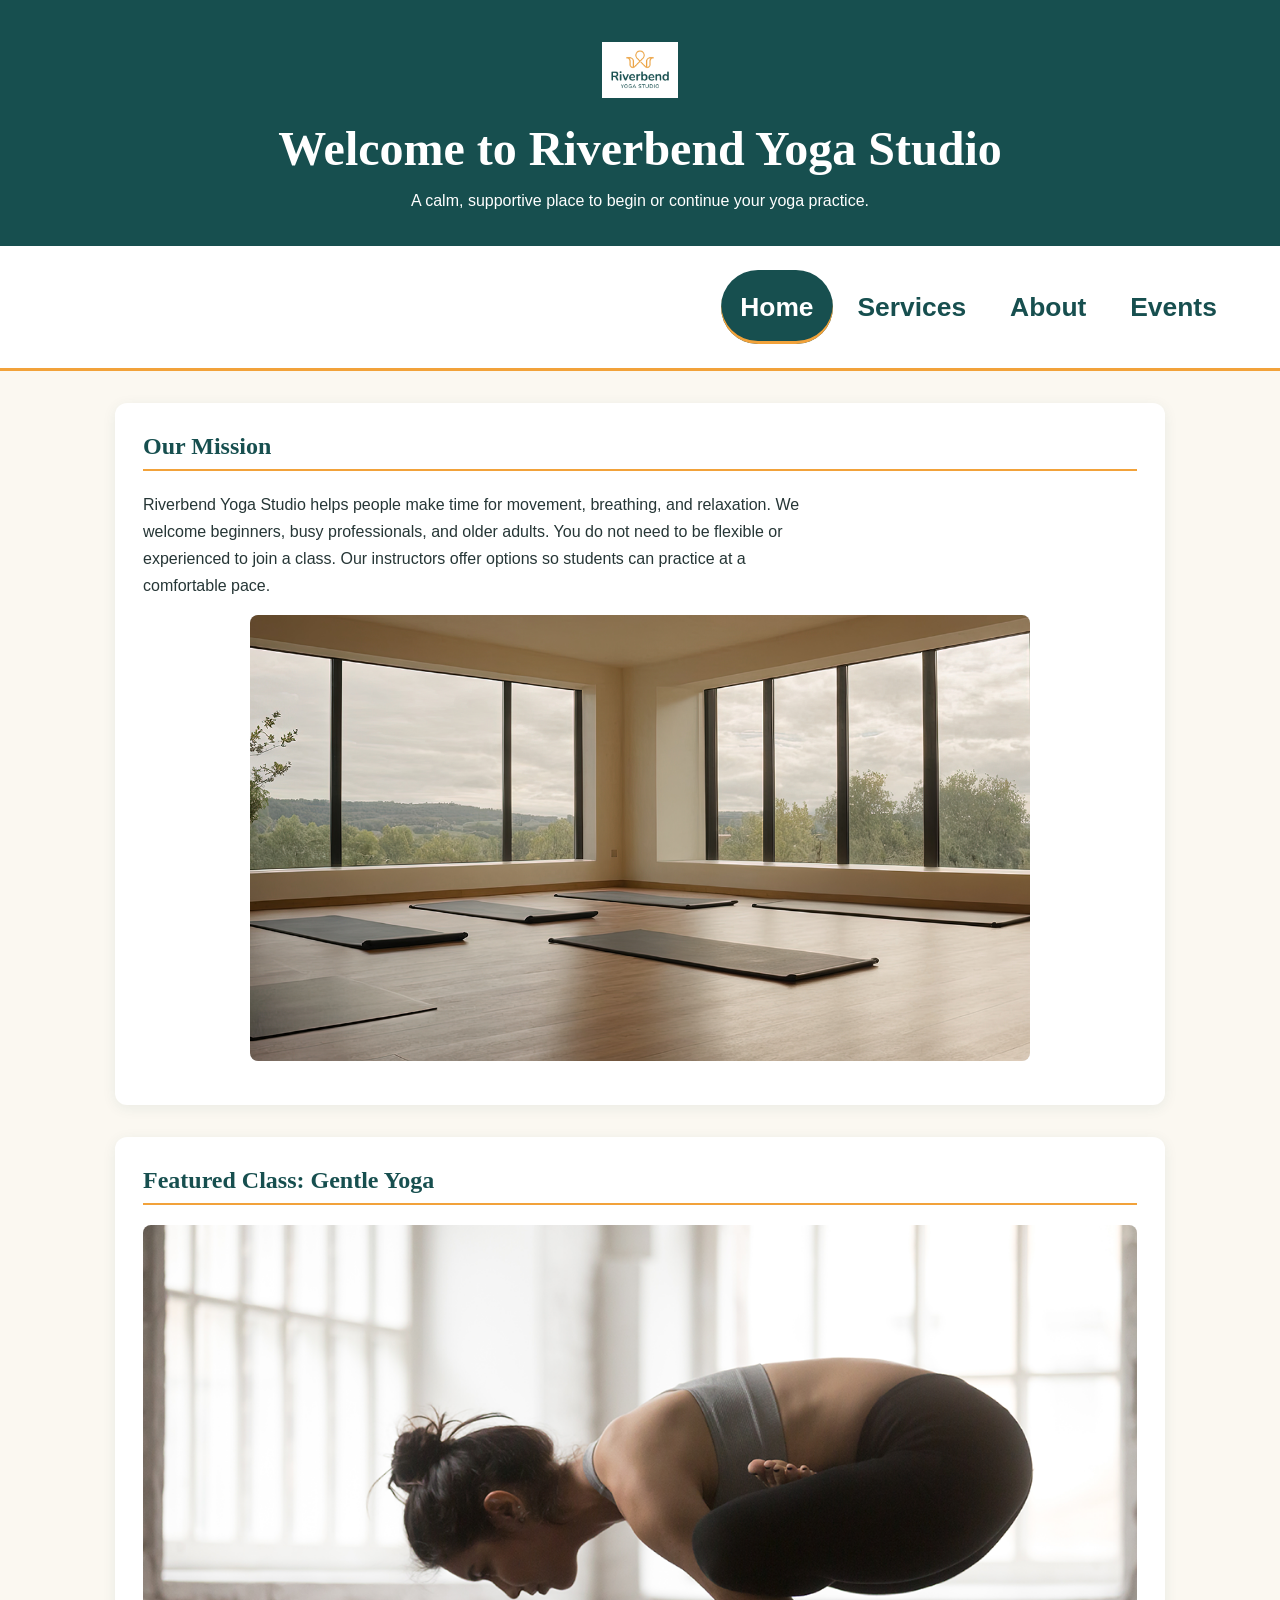
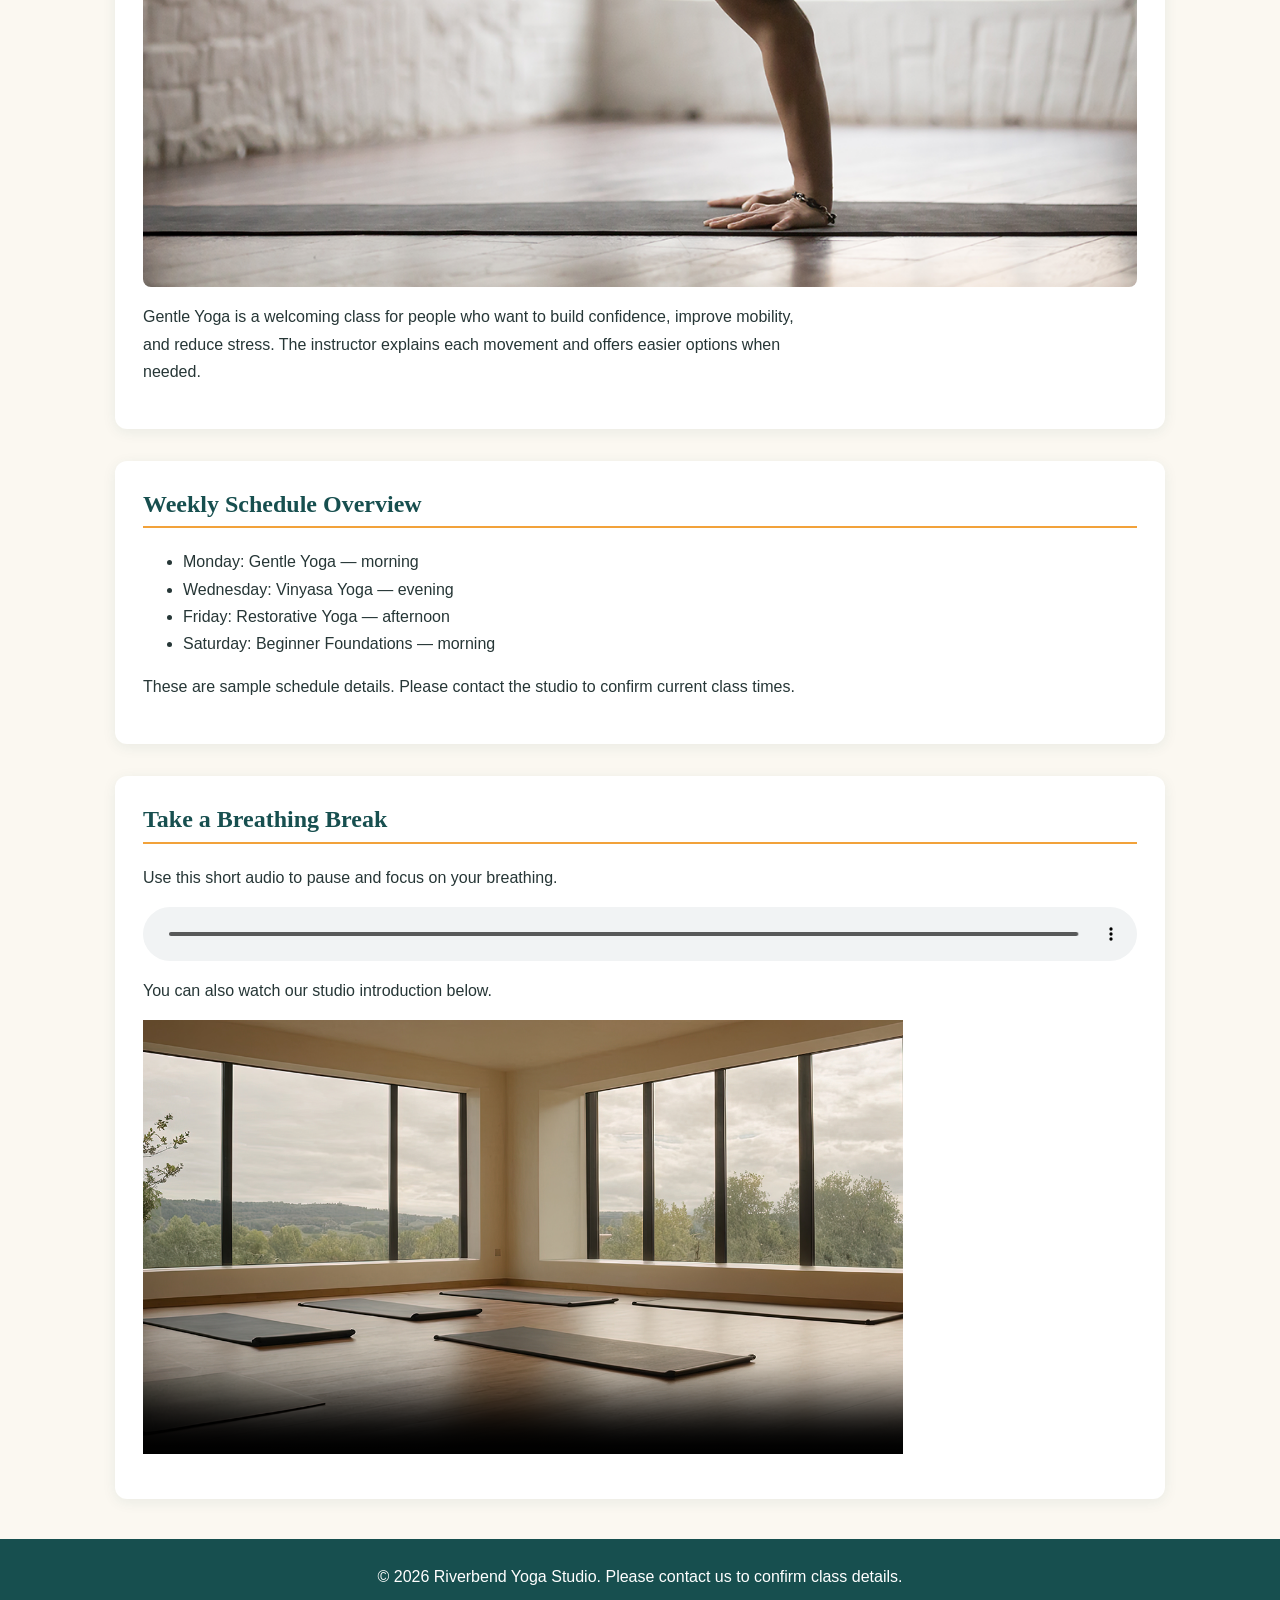
<file: index.html>
<!DOCTYPE html>
<html lang="en">
<head>
    <meta charset="UTF-8">
    <meta name="viewport" content="width=device-width, initial-scale=1.0">
    <title>Riverbend Yoga Studio | Home</title>
    <link rel="stylesheet" href="styles.css">
</head>
<body>
    <header>
        <img class="studio-logo" src="images/yoga-logo_c.png" alt="Riverbend Yoga Studio logo">
        <h1>Welcome to Riverbend Yoga Studio</h1>
        <p>A calm, supportive place to begin or continue your yoga practice.</p>
    </header>

    <nav aria-label="Main navigation">
        <ul>
            <li><a href="index.html" aria-current="page">Home</a></li>
            <li><a href="services.html">Services</a></li>
            <li><a href="about.html">About</a></li>
            <li><a href="events.html">Events</a></li>
        </ul>
    </nav>

    <main>
        <section>
            <h2>Our Mission</h2>
            <p>Riverbend Yoga Studio helps people make time for movement, breathing, and relaxation. We welcome beginners, busy professionals, and older adults. You do not need to be flexible or experienced to join a class. Our instructors offer options so students can practice at a comfortable pace.</p>
            <img src="images/yoga-studio_c.png" alt="A quiet yoga studio with mats arranged near large windows">
        </section>

        <section>
            <h2>Featured Class: Gentle Yoga</h2>
            <picture>
                <source media="(max-width: 600px)" srcset="images/yoga-feature-small_c.png">
                <source media="(min-width: 601px)" srcset="images/yoga-feature-large_c.png">
                <img src="images/yoga-feature-large_c.png" alt="A yoga student balancing carefully on her hands on a mat">
            </picture>
            <p>Gentle Yoga is a welcoming class for people who want to build confidence, improve mobility, and reduce stress. The instructor explains each movement and offers easier options when needed.</p>
        </section>

        <section>
            <h2>Weekly Schedule Overview</h2>
            <ul>
                <li>Monday: Gentle Yoga — morning</li>
                <li>Wednesday: Vinyasa Yoga — evening</li>
                <li>Friday: Restorative Yoga — afternoon</li>
                <li>Saturday: Beginner Foundations — morning</li>
            </ul>
            <p>These are sample schedule details. Please contact the studio to confirm current class times.</p>
        </section>

        <section>
            <h2>Take a Breathing Break</h2>
            <p>Use this short audio to pause and focus on your breathing.</p>
            <audio controls>
                <source src="images/yoga-breathing_c.mp3" type="audio/mpeg">
                Your browser does not support the audio element. Please contact Riverbend Yoga Studio for an alternative breathing exercise.
            </audio>
            <p>You can also watch our studio introduction below.</p>
            <video controls width="480" poster="images/yoga-studio_c.png">
                <source src="images/yoga-intro_c.mp4" type="video/mp4">
                Your browser does not support this video. Please contact us for information about the studio.
            </video>
        </section>
    </main>

    <footer>
        <p>&copy; 2026 Riverbend Yoga Studio. Please contact us to confirm class details.</p>
    </footer>
</body>
</html>
</file>
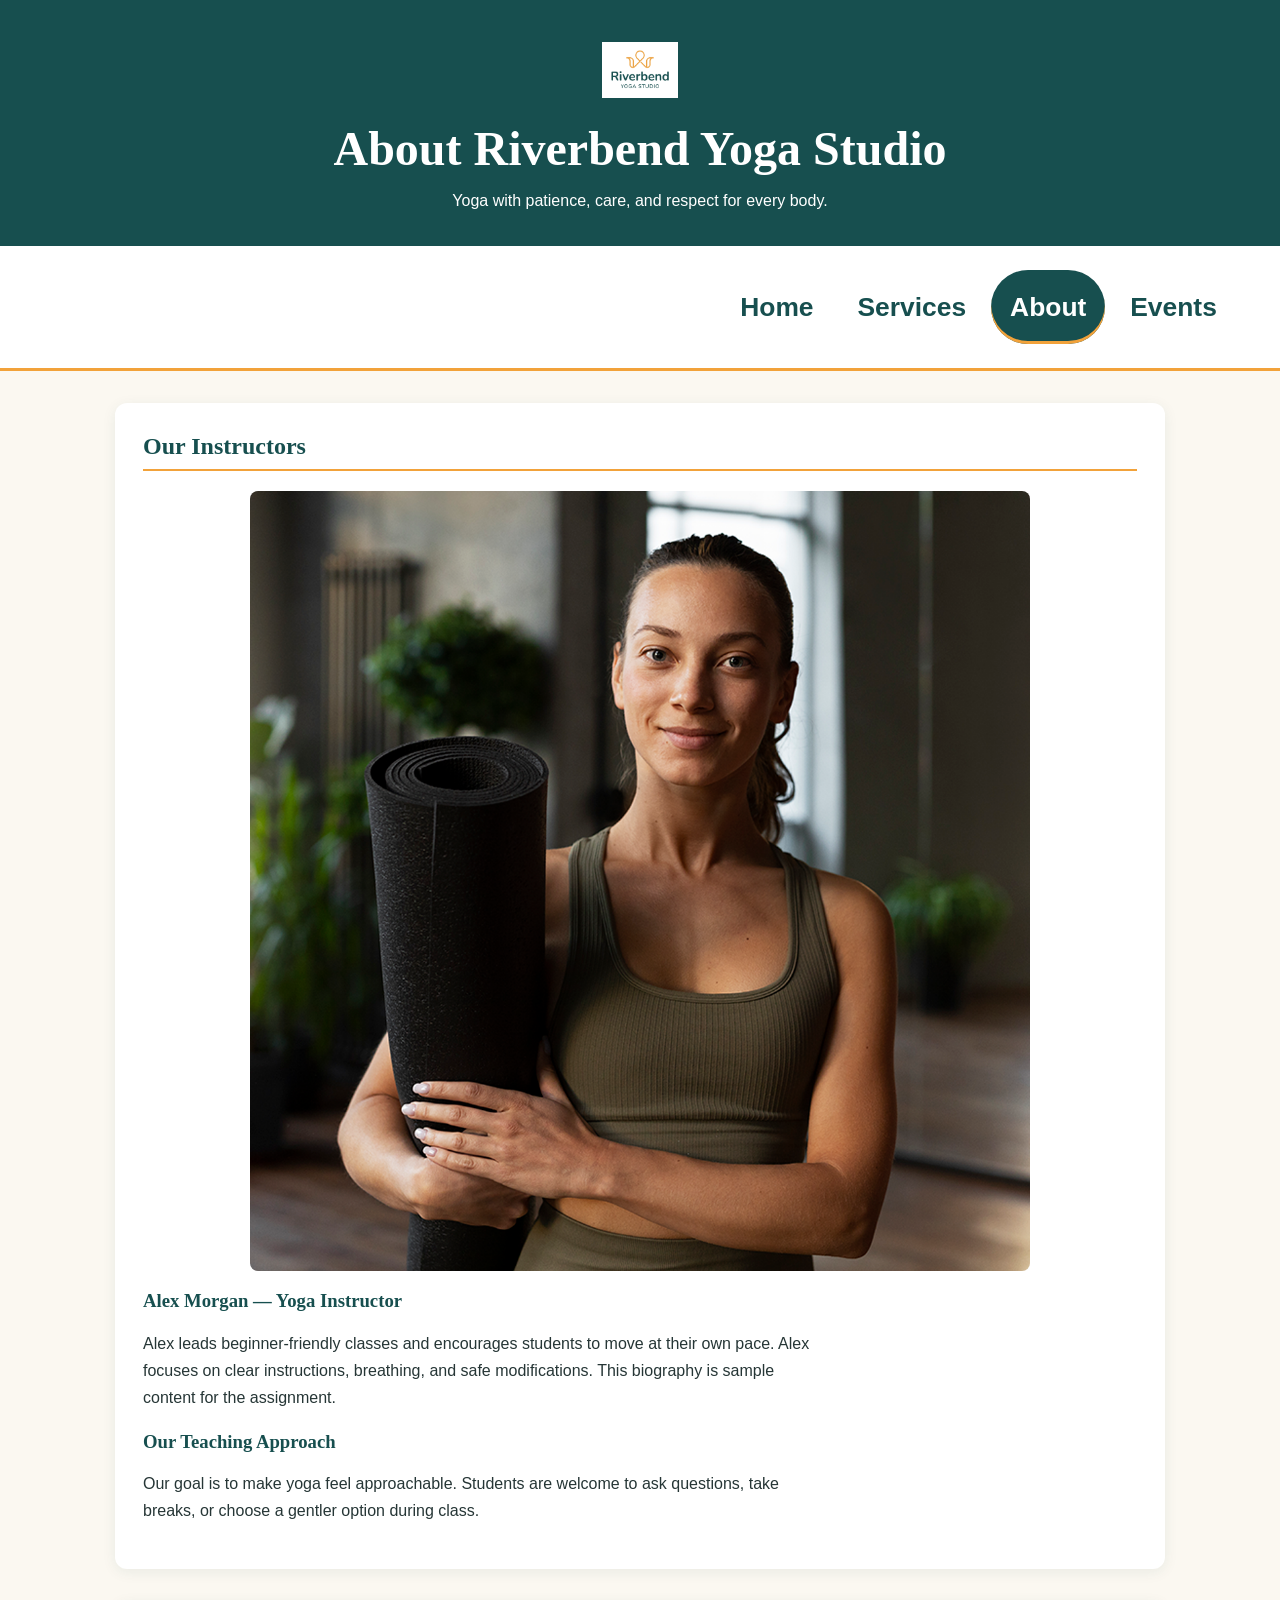
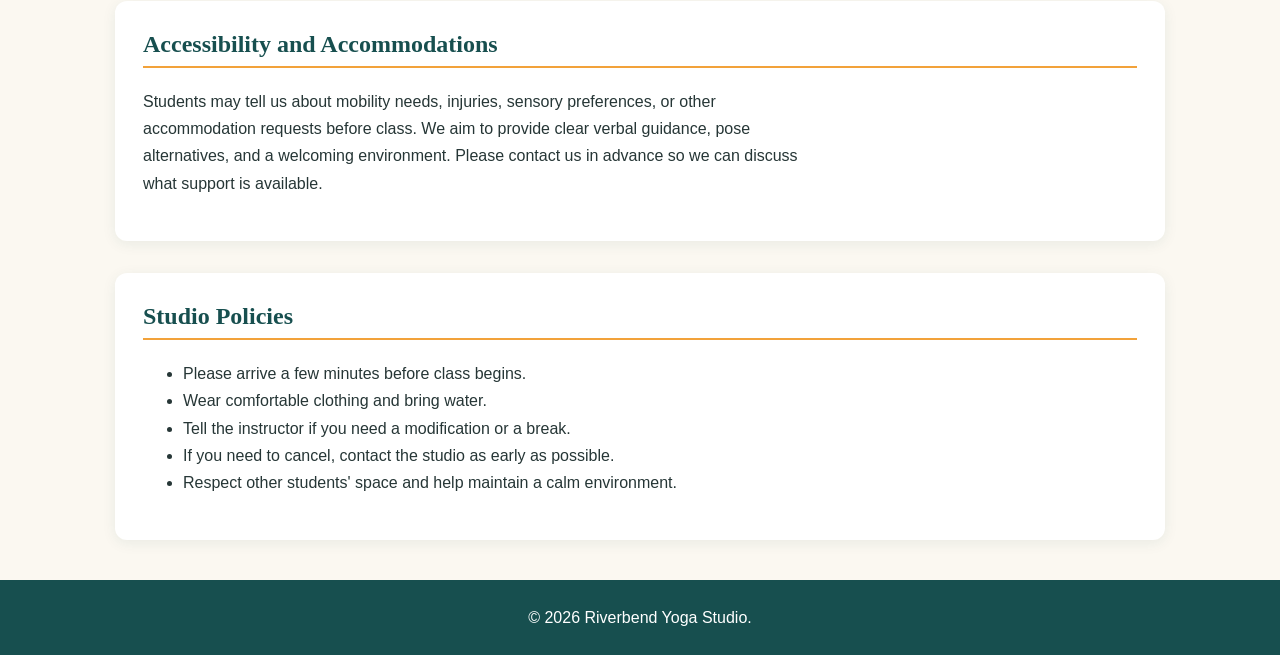
<file: about.html>
<!DOCTYPE html>
<html lang="en">
<head>
    <meta charset="UTF-8">
    <meta name="viewport" content="width=device-width, initial-scale=1.0">
    <title>Riverbend Yoga Studio | About</title>
    <link rel="stylesheet" href="styles.css">
</head>
<body>
    <header>
        <img class="studio-logo" src="images/yoga-logo_c.png" alt="Riverbend Yoga Studio logo">
        <h1>About Riverbend Yoga Studio</h1>
        <p>Yoga with patience, care, and respect for every body.</p>
    </header>

    <nav aria-label="Main navigation">
        <ul>
            <li><a href="index.html">Home</a></li>
            <li><a href="services.html">Services</a></li>
            <li><a href="about.html" aria-current="page">About</a></li>
            <li><a href="events.html">Events</a></li>
        </ul>
    </nav>

    <main>
        <section>
            <h2>Our Instructors</h2>
            <img src="images/yoga-instructor_c.png" alt="Riverbend yoga instructor smiling while holding a rolled yoga mat">
            <h3>Alex Morgan — Yoga Instructor</h3>
            <p>Alex leads beginner-friendly classes and encourages students to move at their own pace. Alex focuses on clear instructions, breathing, and safe modifications. This biography is sample content for the assignment.</p>
            <h3>Our Teaching Approach</h3>
            <p>Our goal is to make yoga feel approachable. Students are welcome to ask questions, take breaks, or choose a gentler option during class.</p>
        </section>

        <section>
            <h2>Accessibility and Accommodations</h2>
            <p>Students may tell us about mobility needs, injuries, sensory preferences, or other accommodation requests before class. We aim to provide clear verbal guidance, pose alternatives, and a welcoming environment. Please contact us in advance so we can discuss what support is available.</p>
        </section>

        <section>
            <h2>Studio Policies</h2>
            <ul>
                <li>Please arrive a few minutes before class begins.</li>
                <li>Wear comfortable clothing and bring water.</li>
                <li>Tell the instructor if you need a modification or a break.</li>
                <li>If you need to cancel, contact the studio as early as possible.</li>
                <li>Respect other students' space and help maintain a calm environment.</li>
            </ul>
        </section>
    </main>

    <footer>
        <p>&copy; 2026 Riverbend Yoga Studio.</p>
    </footer>
</body>
</html>
</file>
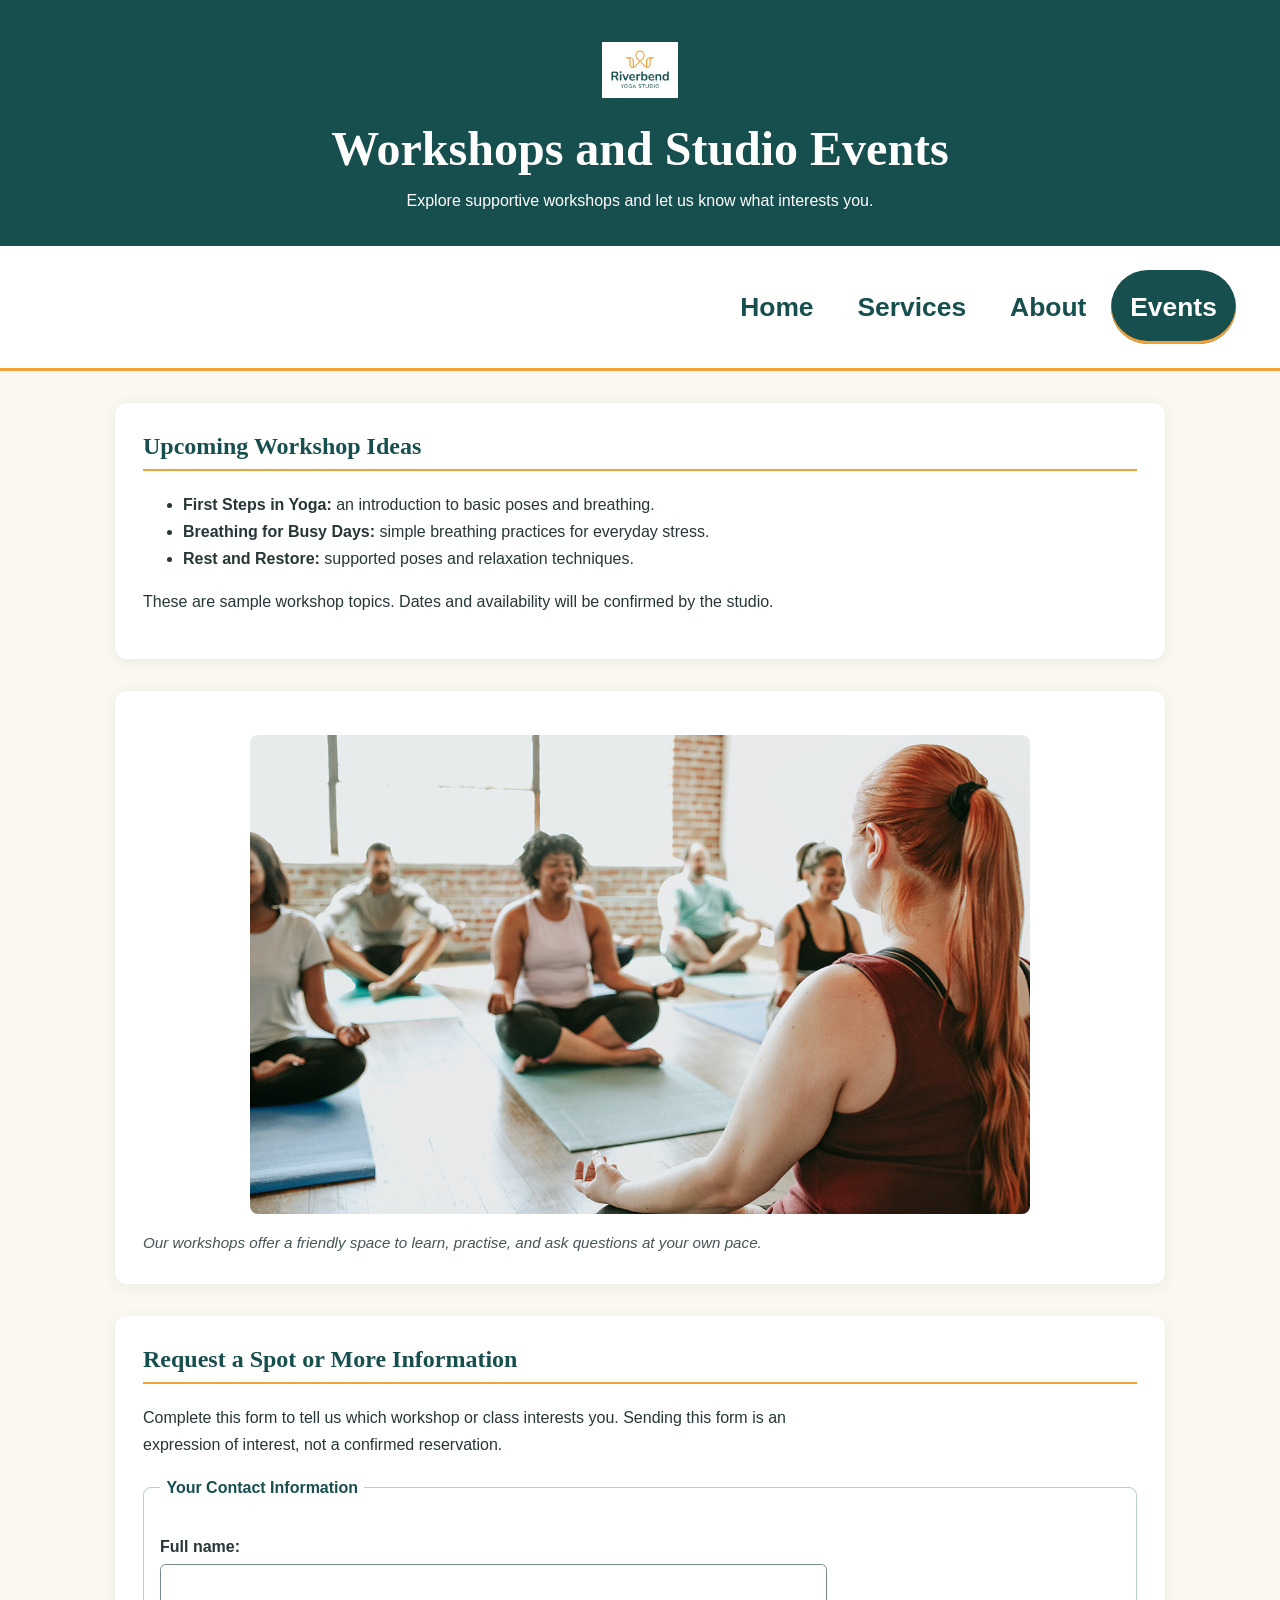
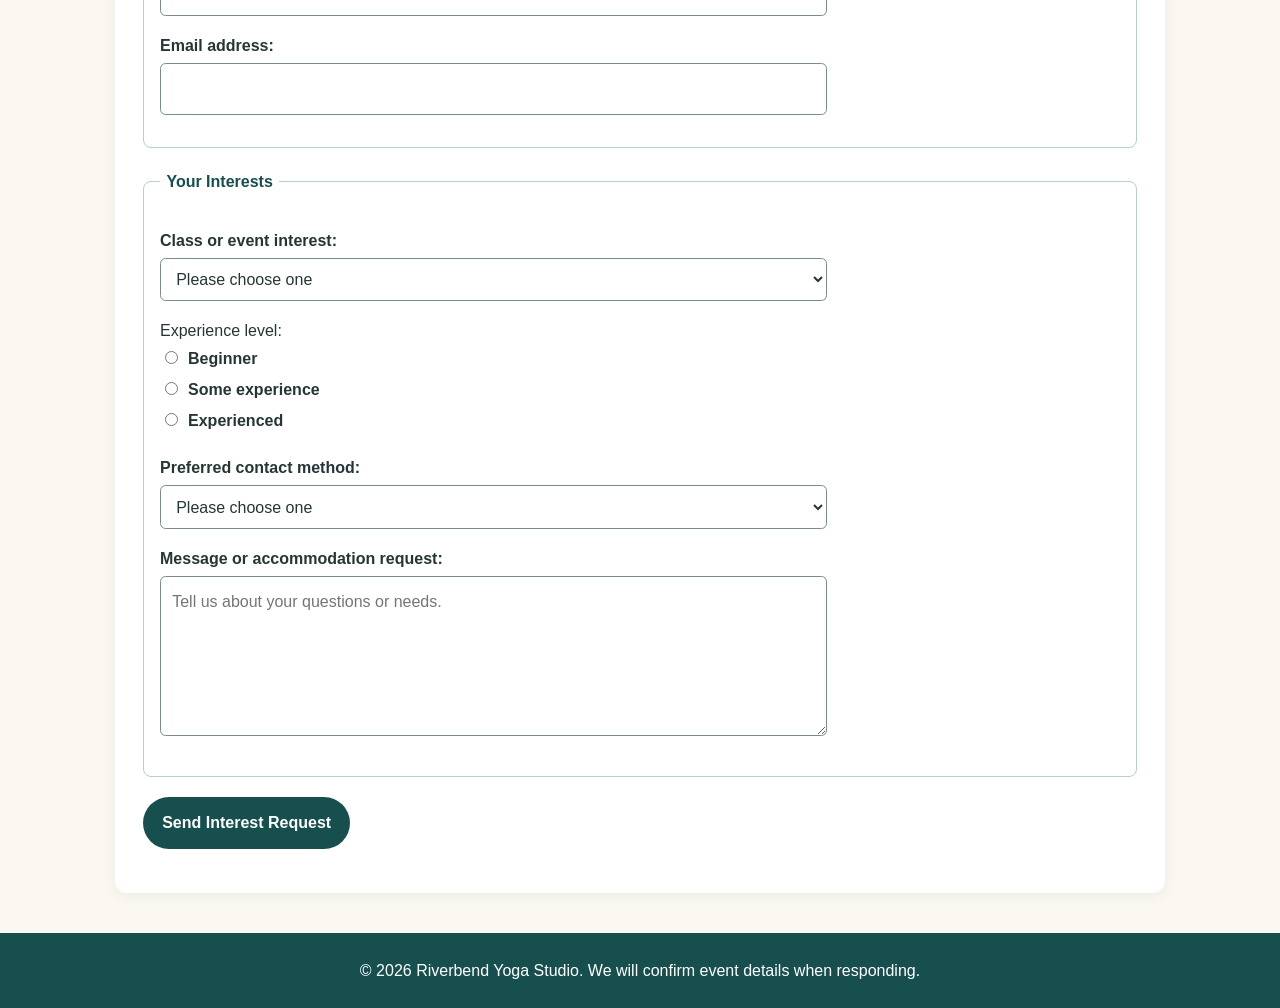
<file: events.html>
<!DOCTYPE html>
<html lang="en">
<head>
    <meta charset="UTF-8">
    <meta name="viewport" content="width=device-width, initial-scale=1.0">
    <title>Riverbend Yoga Studio | Events</title>
    <link rel="stylesheet" href="styles.css">
    <script src="events.js" defer></script>
</head>
<body>
    <header>
        <img class="studio-logo" src="images/yoga-logo_c.png"
             alt="Riverbend Yoga Studio logo">
        <h1>Workshops and Studio Events</h1>
        <p>Explore supportive workshops and let us know what interests you.</p>
    </header>

    <nav aria-label="Main navigation">
        <ul>
            <li><a href="index.html">Home</a></li>
            <li><a href="services.html">Services</a></li>
            <li><a href="about.html">About</a></li>
            <li><a href="events.html" aria-current="page">Events</a></li>
        </ul>
    </nav>

    <main>
        <section>
            <h2>Upcoming Workshop Ideas</h2>
            <ul>
                <li><strong>First Steps in Yoga:</strong> an introduction to basic poses and breathing.</li>
                <li><strong>Breathing for Busy Days:</strong> simple breathing practices for everyday stress.</li>
                <li><strong>Rest and Restore:</strong> supported poses and relaxation techniques.</li>
            </ul>
            <p>These are sample workshop topics. Dates and availability will be confirmed by the studio.</p>
        </section>

        <figure>
            <img src="images/yoga-workshop_c.png"
                 alt="A yoga instructor guiding a small group of students during a workshop">
            <figcaption>
                Our workshops offer a friendly space to learn, practise, and ask questions at your own pace.
            </figcaption>
        </figure>

        <section>
            <h2>Request a Spot or More Information</h2>
            <p>
                Complete this form to tell us which workshop or class interests you.
                Sending this form is an expression of interest, not a confirmed reservation.
            </p>

            <form id="interestForm" action="#" method="get" novalidate>
                <fieldset>
                    <legend>Your Contact Information</legend>

                    <p>
                        <label for="name">Full name:</label><br>
                        <input type="text" id="name" name="name"
                               autocomplete="name" required>
                        <small class="error" id="nameError"></small>
                    </p>

                    <p>
                        <label for="email">Email address:</label><br>
                        <input type="email" id="email" name="email"
                               autocomplete="email" required>
                        <small class="error" id="emailError"></small>
                    </p>
                </fieldset>

                <fieldset>
                    <legend>Your Interests</legend>

                    <p>
                        <label for="interest">Class or event interest:</label><br>
                        <select id="interest" name="interest" required>
                            <option value="">Please choose one</option>
                            <option value="gentle-yoga">Gentle Yoga</option>
                            <option value="vinyasa-yoga">Vinyasa Yoga</option>
                            <option value="restorative-yoga">Restorative Yoga</option>
                            <option value="first-steps-workshop">First Steps in Yoga workshop</option>
                            <option value="breathing-workshop">Breathing for Busy Days workshop</option>
                            <option value="rest-and-restore">Rest and Restore workshop</option>
                            <option value="private-session">Private session</option>
                        </select>
                        <small class="error" id="interestError"></small>
                    </p>

                    <p>
                        <span>Experience level:</span><br>

                        <input type="radio" id="beginner" name="experience"
                               value="beginner" required>
                        <label for="beginner">Beginner</label><br>

                        <input type="radio" id="some-experience" name="experience"
                               value="some-experience">
                        <label for="some-experience">Some experience</label><br>

                        <input type="radio" id="experienced" name="experience"
                               value="experienced">
                        <label for="experienced">Experienced</label>
                        <small class="error" id="experienceError"></small>
                    </p>

                    <p>
                        <label for="contact-method">Preferred contact method:</label><br>
                        <select id="contact-method" name="contact-method" required>
                            <option value="">Please choose one</option>
                            <option value="email">Email</option>
                            <option value="phone">Phone</option>
                        </select>
                        <small class="error" id="contactError"></small>
                    </p>

                    <p>
                        <label for="message">Message or accommodation request:</label><br>
                        <textarea id="message" name="message" rows="5"
                                  maxlength="1000"
                                  placeholder="Tell us about your questions or needs."></textarea>
                    </p>
                </fieldset>

                <p>
                    <button type="submit">Send Interest Request</button>
                </p>

                <p id="formMessage" role="status" aria-live="polite"></p>
            </form>
        </section>
    </main>

    <footer>
        <p>&copy; 2026 Riverbend Yoga Studio. We will confirm event details when responding.</p>
    </footer>
</body>
</html>
</file>
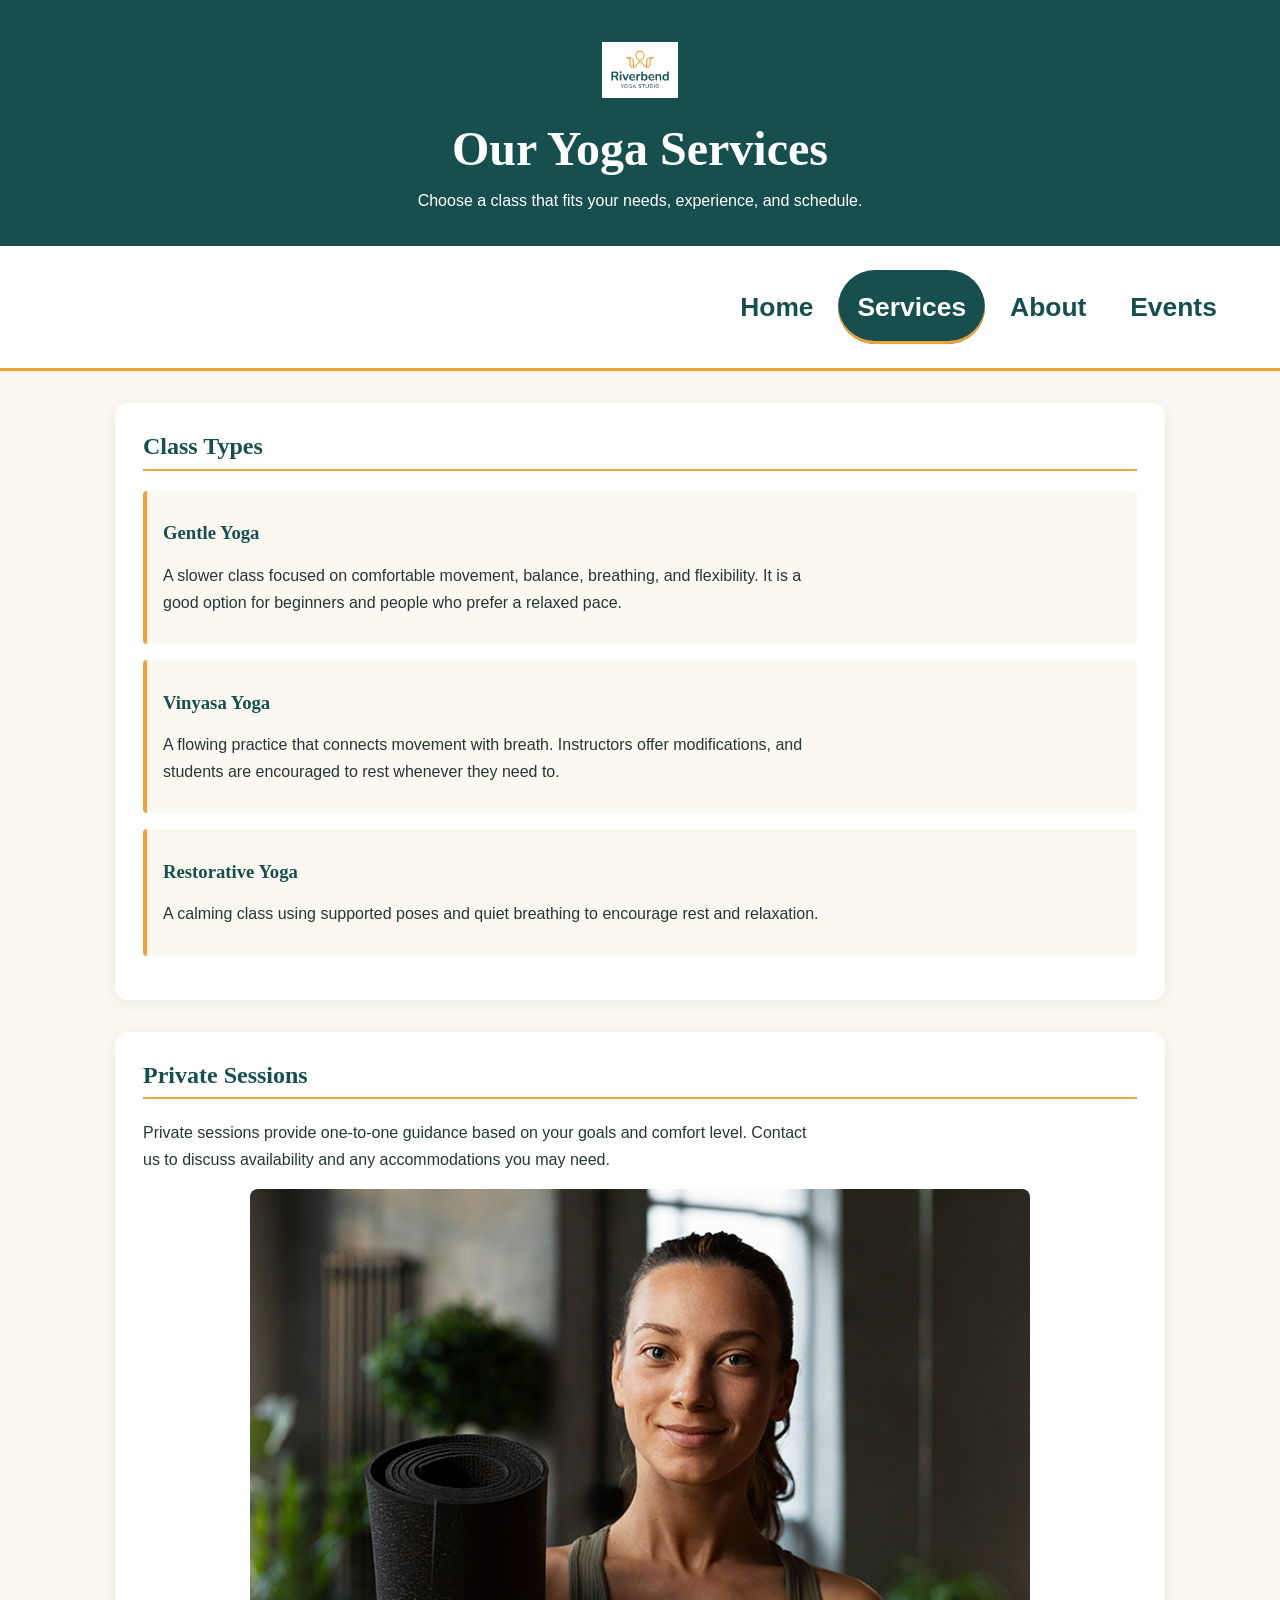
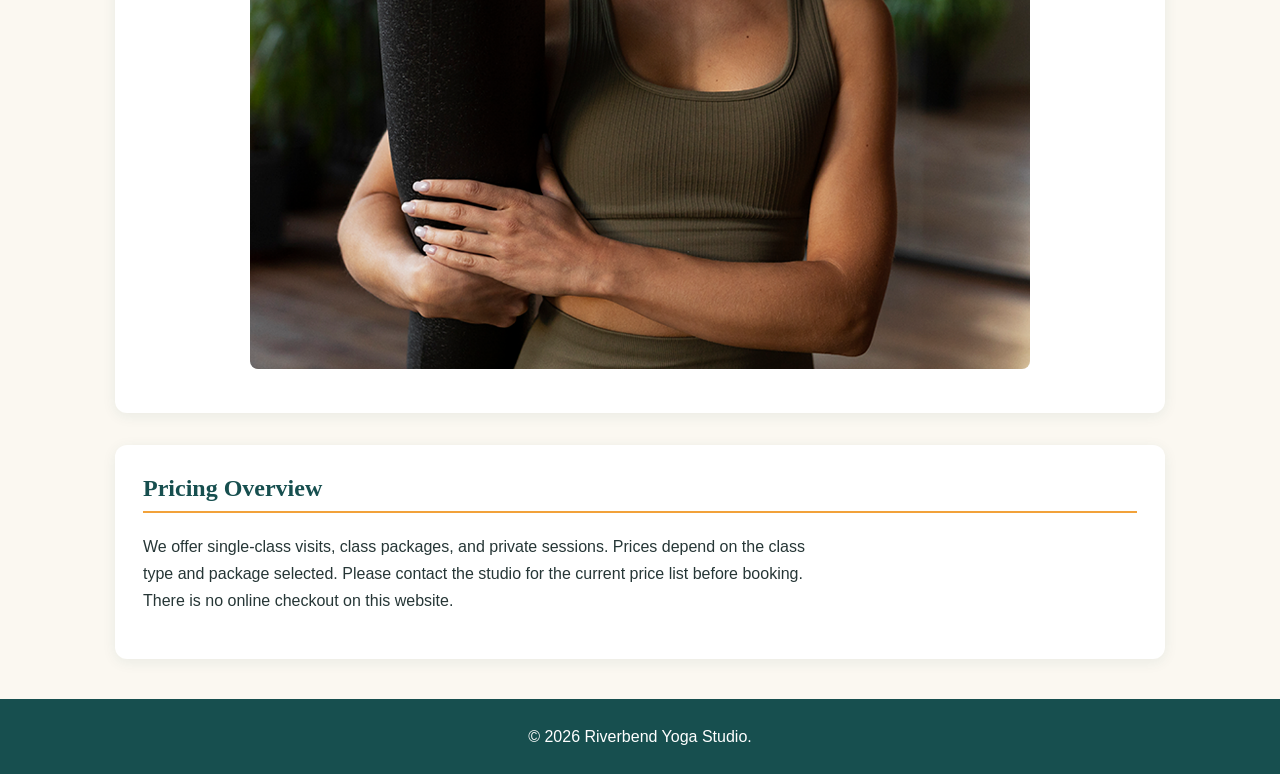
<file: services.html>
<!DOCTYPE html>
<html lang="en">
<head>
    <meta charset="UTF-8">
    <meta name="viewport" content="width=device-width, initial-scale=1.0">
    <title>Riverbend Yoga Studio | Services</title>
    <link rel="stylesheet" href="styles.css">
</head>
<body>
    <header>
         <img class="studio-logo" src="images/yoga-logo_c.png" alt="Riverbend Yoga Studio logo">
        <h1>Our Yoga Services</h1>
        <p>Choose a class that fits your needs, experience, and schedule.</p>
    </header>

    <nav aria-label="Main navigation">
        <ul>
            <li><a href="index.html">Home</a></li>
            <li><a href="services.html" aria-current="page">Services</a></li>
            <li><a href="about.html">About</a></li>
            <li><a href="events.html">Events</a></li>
        </ul>
    </nav>

    <main>
        <section>
            <h2>Class Types</h2>
            <article>
                <h3>Gentle Yoga</h3>
                <p>A slower class focused on comfortable movement, balance, breathing, and flexibility. It is a good option for beginners and people who prefer a relaxed pace.</p>
            </article>
            <article>
                <h3>Vinyasa Yoga</h3>
                <p>A flowing practice that connects movement with breath. Instructors offer modifications, and students are encouraged to rest whenever they need to.</p>
            </article>
            <article>
                <h3>Restorative Yoga</h3>
                <p>A calming class using supported poses and quiet breathing to encourage rest and relaxation.</p>
            </article>
        </section>

        <section>
            <h2>Private Sessions</h2>
            <p>Private sessions provide one-to-one guidance based on your goals and comfort level. Contact us to discuss availability and any accommodations you may need.</p>
            <img src="images/yoga-instructor_c.png" alt="Yoga instructor holding a rolled yoga mat in the studio">
        </section>

        <section>
            <h2>Pricing Overview</h2>
            <p>We offer single-class visits, class packages, and private sessions. Prices depend on the class type and package selected. Please contact the studio for the current price list before booking. There is no online checkout on this website.</p>
        </section>
    </main>

    <footer>
        <p>&copy; 2026 Riverbend Yoga Studio.</p>
    </footer>
</body>
</html>
</file>
<file: styles.css>
/* Riverbend Yoga Studio — Touchstone 3 visual design
   Touchstone 2 content and page filenames are preserved. */
:root {
    --teal: #174f4f;
    --orange: #f2a23a;
    --cream: #fbf8f1;
    --ink: #263636;
    --white: #ffffff;
}

* {
    box-sizing: border-box;
}

html {
    scroll-behavior: smooth;
}

body {
    margin: 0;
    background: var(--cream);
    color: var(--ink);
    font-family: Arial, Helvetica, sans-serif;
    font-size: 1rem;
    line-height: 1.7;
}

header {
    padding: 1.5rem 1rem;
    background: var(--teal);
    color: var(--white);
    text-align: center;
}

header h1 {
    margin: 0 auto 0.4rem;
    max-width: 900px;
    font-family: Georgia, "Times New Roman", serif;
    font-size: clamp(1.8rem, 5vw, 3rem);
    line-height: 1.2;
}

header p {
    max-width: 700px;
    margin: 0.6rem auto 0;
}

header .studio-logo {
    display: block;
    width: 76px;
    height: 76px;
    object-fit: contain;
    margin: 0 auto 0.75rem;
}

nav {
    background: var(--white);
    border-bottom: 3px solid var(--orange);
}

nav ul {
    display: flex;
    flex-direction: column;
    gap: 0.25rem;
    list-style: none;
    padding: 0.75rem 1rem;
    margin: 0;
}

nav a {
    display: block;
    padding: 0.7rem 1rem;
    border-radius: 999px;
    color: var(--teal);
    font-size: 1.1rem;
    font-weight: 700;
    text-decoration: none;
    transition: background-color 0.2s ease, color 0.2s ease;
}

nav a:hover,
nav a:focus {
    background: var(--teal);
    color: var(--white);
    outline-offset: 3px;
}

main {
    width: min(100% - 2rem, 1050px);
    margin: 1.5rem auto 2.5rem;
}

section,
figure {
    margin: 0 0 1.5rem;
    padding: 1.25rem;
    background: var(--white);
    border-radius: 0.75rem;
    box-shadow: 0 3px 14px rgba(23, 79, 79, 0.08);
}

h2,
h3 {
    color: var(--teal);
    font-family: Georgia, "Times New Roman", serif;
    line-height: 1.3;
}

h2 {
    margin-top: 0;
    padding-bottom: 0.4rem;
    border-bottom: 2px solid var(--orange);
}

h3 {
    margin-bottom: 0.25rem;
}

p,
li {
    max-width: 75ch;
}

img,
picture,
video,
audio {
    max-width: 100%;
}

img {
    height: auto;
    border-radius: 0.5rem;
}

picture {
    display: block;
    margin: 1rem 0;
}

picture img {
    display: block;
    width: 100%;
}

main > section > img,
figure img {
    display: block;
    width: 100%;
    margin: 1rem auto;
}

figure figcaption {
    color: #465656;
    font-size: 0.95rem;
    font-style: italic;
}

article {
    margin: 1rem 0;
    padding: 0.75rem 1rem;
    border-left: 4px solid var(--orange);
    background: var(--cream);
    border-radius: 0.25rem;
}

audio,
video {
    display: block;
    width: 100%;
    margin: 1rem 0;
}

form {
    margin-top: 1rem;
}

fieldset {
    min-width: 0;
    margin: 0 0 1.25rem;
    padding: 1rem;
    border: 1px solid #b7ceca;
    border-radius: 0.5rem;
}

legend {
    padding: 0 0.4rem;
    color: var(--teal);
    font-weight: 700;
}

label {
    display: inline-block;
    margin-bottom: 0.25rem;
    font-weight: 700;
}

input[type="text"],
input[type="email"],
select,
textarea {
    width: 100%;
    max-width: 100%;
    padding: 0.7rem;
    border: 1px solid #788d8b;
    border-radius: 0.35rem;
    background: var(--white);
    color: var(--ink);
    font: inherit;
}

input:focus,
select:focus,
textarea:focus,
button:focus {
    outline: 3px solid var(--orange);
    outline-offset: 2px;
}

input[type="radio"] {
    margin-right: 0.35rem;
    accent-color: var(--teal);
}

button {
    padding: 0.75rem 1.2rem;
    border: 0;
    border-radius: 2rem;
    background: var(--teal);
    color: var(--white);
    font: inherit;
    font-weight: 700;
    cursor: pointer;
}

button:hover {
    background: #0f3939;
}

footer {
    padding: 1.25rem 1rem;
    background: var(--teal);
    color: var(--white);
    text-align: center;
}

footer p {
    margin: 0.25rem auto;
}

footer a {
    color: var(--white);
    text-decoration-thickness: 2px;
    text-underline-offset: 3px;
}

@media (min-width: 700px) {
    header {
        padding: 2rem;
    }

    nav ul {
        flex-direction: row;
        justify-content: flex-end;
        align-items: center;
        flex-wrap: wrap;
        gap: 0.35rem;
        padding: 1.5rem 2.75rem;
        min-height: 112px;
    }

    nav a {
        padding: 0.9rem 1.2rem;
        font-size: clamp(1.05rem, 2.1vw, 1.65rem);
    }

    main {
        margin-top: 2rem;
    }

    section,
    figure {
        padding: 1.75rem;
        margin-bottom: 2rem;
    }

    main > section > img,
    figure img {
        max-width: 780px;
    }

    video {
        max-width: 760px;
    }
}


.error {
    display: block;
    color: #b42318;
    font-size: 0.9rem;
    margin-top: 4px;
}

#formMessage {
    margin-top: 16px;
    font-weight: bold;
}


/* Current page indicator: the active navigation link is visibly highlighted */
nav a[aria-current="page"] {
    background: var(--teal);
    color: var(--white);
    box-shadow: inset 0 -3px 0 var(--orange);
}

nav a[aria-current="page"]:hover,
nav a[aria-current="page"]:focus {
    background: #0f3939;
    color: var(--white);
}
</file>
